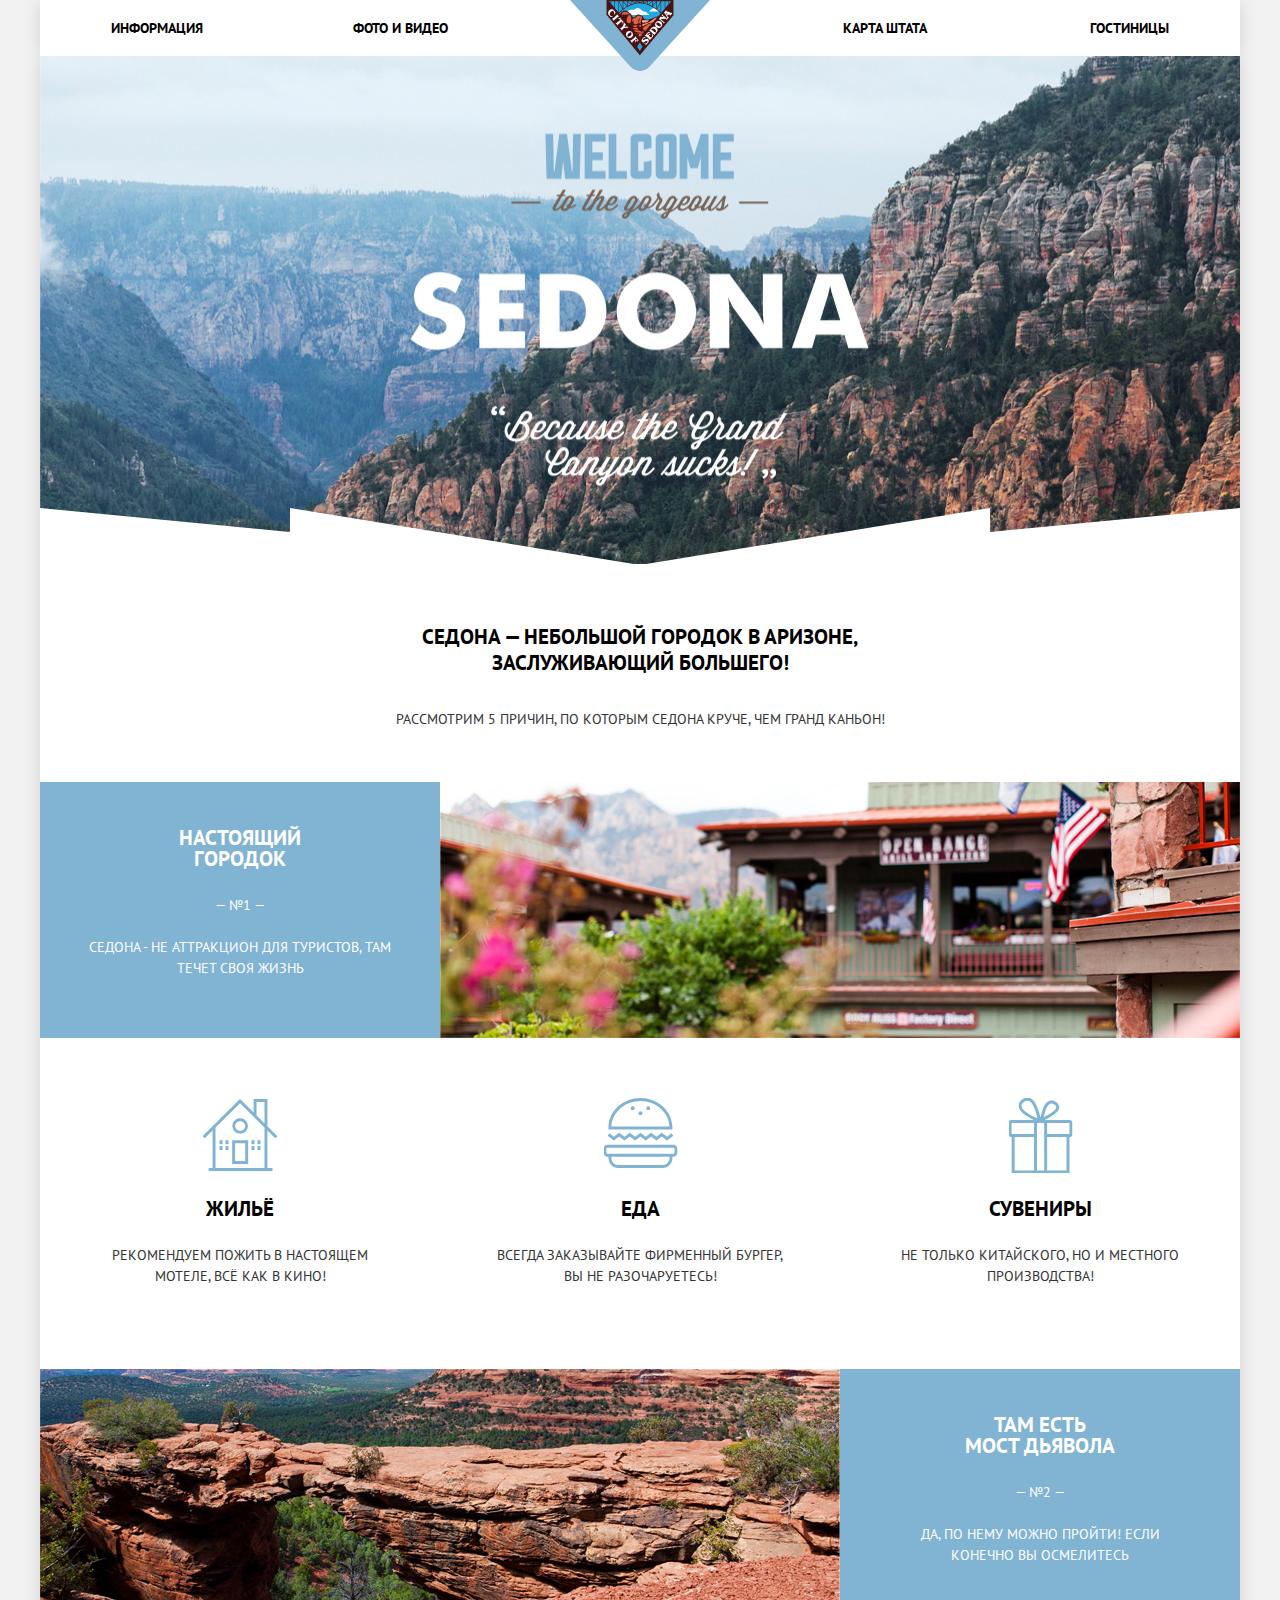
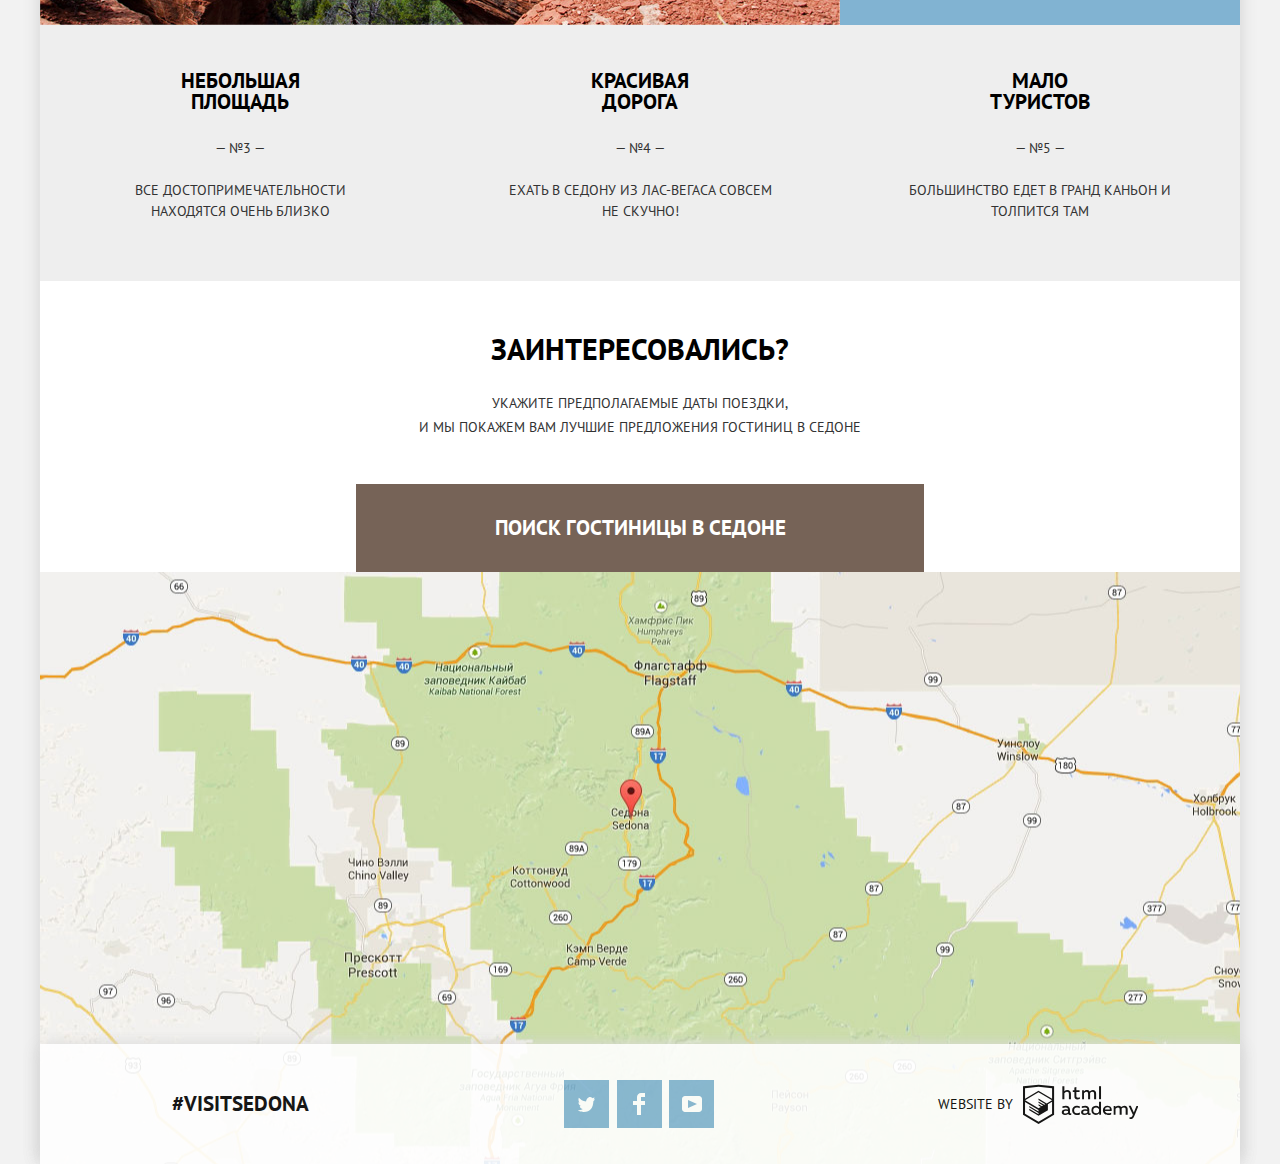
<file: index.html>
<!DOCTYPE html>
<html lang="ru">

<head>
  <meta charset="utf-8">
  <title>HTML Academy: Седона - Главная</title>
  <link href="https://fonts.googleapis.com/css?family=PT+Sans:400,700&amp;subset=cyrillic" rel="stylesheet">
  <link rel="stylesheet" href="css/normalize.css">
  <link rel="stylesheet" href="css/style.min.css">
</head>

<body>
  <header class="main-header">
    <div class="container">
      <nav class="main-nav">
        <a class="main-header-logo"><img src="img/logo.svg" alt="Главный логотип гостиницы Седона" width="140" height="72"></a>

        <ul class="site-navigation">
          <li><a href="sedona-info.html">Информация</a></li>
          <li><a href="sedona-photo-video.html">Фото и видео</a></li>
        </ul>
        <ul class="site-navigation">
          <li><a href="sedona-map.html">Карта штата</a></li>
          <li><a href="sedona-hotels.html">Гостиницы</a></li>
        </ul>
      </nav>
    </div>
  </header>

  <main class="container">
    <h1 class="visually-hidden">Sedona</h1>
    <section class="promo">
      <h2 class="visually-hidden">Промо гостиницы</h2>
      <div class="promo-text">
        <p>Седона — небольшой городок в Аризоне,<br> заслуживающий большего!</p>
        <p>Рассмотрим 5 причин, по которым Седона круче, чем Гранд Каньон! </p>
      </div>
    </section>

    <section class="features">
      <h2 class="visually-hidden">Преимущества</h2>

      <section class="feature-1">
        <div class="feature feature-text">
          <h3>Настоящий городок</h3>
          <span>— №1 —</span>
          <p>Седона - не аттракцион для туристов, там течет своя жизнь </p>
        </div>

        <div class="feature-image">
        </div>
      </section>

      <section class="list-features">
        <h3 class="visually-hidden">Список преимуществ</h3>
        <ul class="list-features">
          <li class="feature not-a-number not-a-number--house">
            <h4>Жильё</h4>
            <p>Рекомендуем пожить в настоящем мотеле, всё как в кино!</p>
          </li>

          <li class="feature not-a-number not-a-number--food">
            <h4>Еда</h4>
            <p>Всегда заказывайте фирменный бургер, вы не разочаруетесь!</p>
          </li>

          <li class="feature not-a-number not-a-number--suvenir">
            <h4>Сувениры</h4>
            <p>Не только китайского, но и местного производства!</p>
          </li>
        </ul>
      </section>

      <section class="feature-2">
        <div class="feature feature-text">
          <h3>Там есть<br> мост Дьявола</h3>
          <span>— №2 —</span>
          <p>Да, по нему можно пройти! Если конечно вы осмелитесь</p>
        </div>

        <div class="feature-image">
        </div>
      </section>

      <ul class="list-features  list-items">
        <li class="feature feature-3">
          <h3>Небольшая площадь</h3>
          <span>— №3 —</span>
          <p>Все достопримечательности находятся очень близко</p>
        </li>
        <li class="feature feature-4">
          <h3>Красивая дорога</h3>
          <span>— №4 —</span>
          <p>Ехать в Седону из Лас-Вегаса совсем не скучно!</p>
        </li>
        <li class="feature feature-5">
          <h3>Мало туристов</h3>
          <span>— №5 —</span>
          <p>Большинство едет в Гранд Каньон и толпится там</p>
        </li>
      </ul>
    </section>

    <section class="search-hotels-form">
      <h2>Заинтересовались?</h2>
      <p>Укажите предполагаемые даты поездки,<br> и мы покажем вам лучшие предложения гостиниц в Седоне</p>
      <div class="search-modal">
        <button class="button-search" type="button">Поиск гостиницы в Седоне</button>
        <form class="search-hotels  search-hotels-show" action="https://echo.htmlacademy.ru" method="post">
          <fieldset>
            <legend class="visually-hidden">Форма поиска гостиниц в Седоне</legend>
            <p>
              <label for="date-arrival">
                Дата заезда:
              </label>
              <input type="text" name="date-arrival" value="24 апреля 2017" id="date-arrival">
              <button class="calendar-btn" name="caledar button">
                <span class="visually-hidden">Кнопка календаря</span>
                <svg width="21" height="22" version="1.1" xmlns="http://www.w3.org/2000/svg" xmlns:xlink="http://www.w3.org/1999/xlink" x="0px" y="0px" viewBox="0 0 21 22" enable-background="new 0 0 21 22" xml:space="preserve">
                  <g id="calendar_1_">
                    <path d="M19.251,2.025h-2.845V0.648c0-0.381-0.294-0.689-0.656-0.689c-0.363,0-0.656,0.308-0.656,0.689v1.377h-3.938V0.648
		c0-0.381-0.294-0.689-0.655-0.689c-0.363,0-0.657,0.308-0.657,0.689v1.377H5.906V0.648c0-0.381-0.294-0.689-0.656-0.689
		c-0.363,0-0.657,0.308-0.657,0.689v1.377H1.75C0.784,2.025,0,2.847,0,3.862v16.302C0,21.179,0.784,22,1.75,22h17.501
		C20.217,22,21,21.179,21,20.164V3.862C21,2.847,20.217,2.025,19.251,2.025z M19.688,20.164c0,0.253-0.195,0.459-0.437,0.459H1.75
		c-0.241,0-0.438-0.206-0.438-0.459V3.862c0-0.253,0.196-0.459,0.438-0.459h2.844v1.378c0,0.381,0.294,0.689,0.657,0.689
		c0.362,0,0.656-0.308,0.656-0.689V3.403h3.938v1.378c0,0.381,0.294,0.689,0.657,0.689c0.361,0,0.655-0.308,0.655-0.689V3.403h3.938
		v1.378c0,0.381,0.293,0.689,0.656,0.689c0.362,0,0.656-0.308,0.656-0.689V3.403h2.845c0.241,0,0.437,0.206,0.437,0.459V20.164z" />
                    <rect x="4.594" y="8.225" width="2.625" height="2.066" />
                    <rect x="4.594" y="11.668" width="2.625" height="2.067" />
                    <rect x="4.594" y="15.112" width="2.625" height="2.066" />
                    <rect x="9.188" y="15.112" width="2.625" height="2.066" />
                    <rect x="9.188" y="11.668" width="2.625" height="2.067" />
                    <rect x="9.188" y="8.225" width="2.625" height="2.066" />
                    <rect x="13.781" y="15.112" width="2.625" height="2.066" />
                    <rect x="13.781" y="11.668" width="2.625" height="2.067" />
                    <rect x="13.781" y="8.225" width="2.625" height="2.066" />
                  </g>
                </svg>
              </button>
            </p>
            <p>
              <label for="date-departure">
                Дата выезда:
              </label>
              <input type="text" name="date-departure" value="4 июля 2017" id="date-departure">
              <button class="calendar-btn" name="calendar button">
                <span class="visually-hidden">Кнопка календаря</span>
                <svg width="21" height="22" version="1.1" xmlns="http://www.w3.org/2000/svg" xmlns:xlink="http://www.w3.org/1999/xlink" x="0px" y="0px" viewBox="0 0 21 22" enable-background="new 0 0 21 22" xml:space="preserve">
                  <g>
                    <path d="M19.251,2.025h-2.845V0.648c0-0.381-0.294-0.689-0.656-0.689c-0.363,0-0.656,0.308-0.656,0.689v1.377h-3.938V0.648
		c0-0.381-0.294-0.689-0.655-0.689c-0.363,0-0.657,0.308-0.657,0.689v1.377H5.906V0.648c0-0.381-0.294-0.689-0.656-0.689
		c-0.363,0-0.657,0.308-0.657,0.689v1.377H1.75C0.784,2.025,0,2.847,0,3.862v16.302C0,21.179,0.784,22,1.75,22h17.501
		C20.217,22,21,21.179,21,20.164V3.862C21,2.847,20.217,2.025,19.251,2.025z M19.688,20.164c0,0.253-0.195,0.459-0.437,0.459H1.75
		c-0.241,0-0.438-0.206-0.438-0.459V3.862c0-0.253,0.196-0.459,0.438-0.459h2.844v1.378c0,0.381,0.294,0.689,0.657,0.689
		c0.362,0,0.656-0.308,0.656-0.689V3.403h3.938v1.378c0,0.381,0.294,0.689,0.657,0.689c0.361,0,0.655-0.308,0.655-0.689V3.403h3.938
		v1.378c0,0.381,0.293,0.689,0.656,0.689c0.362,0,0.656-0.308,0.656-0.689V3.403h2.845c0.241,0,0.437,0.206,0.437,0.459V20.164z" />
                    <rect x="4.594" y="8.225" width="2.625" height="2.066" />
                    <rect x="4.594" y="11.668" width="2.625" height="2.067" />
                    <rect x="4.594" y="15.112" width="2.625" height="2.066" />
                    <rect x="9.188" y="15.112" width="2.625" height="2.066" />
                    <rect x="9.188" y="11.668" width="2.625" height="2.067" />
                    <rect x="9.188" y="8.225" width="2.625" height="2.066" />
                    <rect x="13.781" y="15.112" width="2.625" height="2.066" />
                    <rect x="13.781" y="11.668" width="2.625" height="2.067" />
                    <rect x="13.781" y="8.225" width="2.625" height="2.066" />
                  </g>
                </svg>
              </button>
            </p>
            <div class="number-of-people">
              <p>
                <label for="number-mans">
                  Взрослые:
                </label>
                <button class="btn-minus"><span class="visually-hidden">Кнопка уменьшить значение на 1 человека</span>–</button>
                <input type="text" name="number-mans" id="number-mans" value="2">
                <button class="btn-plus"><span class="visually-hidden">Кнопка увеличить значение на 1 человека</span>+</button>
                <label for="number-childs">
                  Дети:
                </label>
                <button class="btn-minus"><span class="visually-hidden">Кнопка уменьшить значение на 1 человека</span>–</button>
                <input type="text" name="number-childs" id="number-childs" value="0">
                <button class="btn-plus"><span class="visually-hidden">Кнопка увеличить значение на 1 человека</span>+</button>
              </p>
            </div>
            <button class="button-submit" type="submit">Найти</button>
          </fieldset>
        </form>
      </div>
    </section>
    <section class="map-hotels">
      <h2 class="visually-hidden">Гостиницы на карте</h2>
      <!--Здесь размещена карта-->
      <iframe src="https://www.google.com/maps/embed?pb=!1m18!1m12!1m3!1d456445.9892669705!2d-111.79042976748053!3d34.97407557128802!2m3!1f0!2f0!3f0!3m2!1i1024!2i768!4f13.1!3m3!1m2!1s0x872da132f942b00d%3A0x5548c523fa6c8efd!2z0KHQtdC00L7QvdCwLCDQkNGA0LjQt9C-0L3QsCA4NjMzNiwg0KHQqNCQ!5e0!3m2!1sru!2sru!4v1552309846034" width="1200" height="584" style="border:0" allowfullscreen></iframe>
    </section>
  </main>

  <footer class="main-footer">
    <div class="container">
      <p>#visitSEDONA</p>
      <ul class="social-links">
        <li><a class="twitter" href="#">
            <span class="visually-hidden">Twitter</span>
          </a></li>
        <li><a class="facebook" href="#">
            <span class="visually-hidden">Facebook</span>
          </a></li>
        <li><a class="youtube" href="#">
            <span class="visually-hidden">Youtube</span>
          </a></li>
      </ul>

      <p class="made-by">
        Website by
        <a href="https://htmlacademy.ru/intensive/htmlcss">
          <span class="visually-hidden">HTML Academy</span>
          <svg class="logo-name" width="115" height="41" id="Layer_1" data-name="Layer 1" xmlns="http://www.w3.org/2000/svg" viewBox="0 0 113 39">
            <title>logo_name</title>
            <path d="M401.93,351.51a2.07,2.07,0,0,0,.58-0.11v1.4a3.41,3.41,0,0,1-1.24.22,1.75,1.75,0,0,1-1.75-1,5.08,5.08,0,0,1-3.3,1.13c-1.59,0-3.06-.87-3.06-2.68,0-2.24,2.08-2.93,3.9-2.93a11.63,11.63,0,0,1,2.28.26v-0.31c0-1.09-.8-1.86-2.3-1.86a7.79,7.79,0,0,0-3.15.67v-1.79a10.72,10.72,0,0,1,3.35-.58c2.48,0,4,1.18,4,3.83v3.14A0.57,0.57,0,0,0,401.93,351.51Zm-6.76-1.19a1.42,1.42,0,0,0,1.64,1.29,3.56,3.56,0,0,0,2.53-1V349.1a10.21,10.21,0,0,0-1.9-.22C396.34,348.89,395.17,349.23,395.17,350.33Z" transform="translate(-355.09 -323.29)" fill="#000" />
            <path d="M408.15,343.91a5.29,5.29,0,0,1,2.7.67v1.79a4.28,4.28,0,0,0-2.42-.73,2.89,2.89,0,1,0,0,5.76,5.26,5.26,0,0,0,2.55-.67v1.8a6.58,6.58,0,0,1-2.9.6,4.42,4.42,0,0,1-4.72-4.54A4.54,4.54,0,0,1,408.15,343.91Z" transform="translate(-355.09 -323.29)" fill="#fff" />
            <path d="M420.93,351.51a2.07,2.07,0,0,0,.58-0.11v1.4a3.41,3.41,0,0,1-1.24.22,1.75,1.75,0,0,1-1.75-1,5.08,5.08,0,0,1-3.3,1.13c-1.59,0-3.06-.87-3.06-2.68,0-2.24,2.08-2.93,3.9-2.93a11.63,11.63,0,0,1,2.28.26v-0.31c0-1.09-.8-1.86-2.3-1.86a7.79,7.79,0,0,0-3.15.67v-1.79a10.72,10.72,0,0,1,3.35-.58c2.48,0,4,1.18,4,3.83v3.14A0.57,0.57,0,0,0,420.93,351.51Zm-6.76-1.19a1.42,1.42,0,0,0,1.64,1.29,3.56,3.56,0,0,0,2.53-1V349.1a10.21,10.21,0,0,0-1.9-.22C415.33,348.89,414.17,349.23,414.17,350.33Z" transform="translate(-355.09 -323.29)" fill="#000" />
            <path d="M431.76,340.14V352.9H430v-1.39a4.07,4.07,0,0,1-3.35,1.62,4.62,4.62,0,0,1,0-9.22,4,4,0,0,1,3.15,1.37v-5.14h2ZM427,345.62a2.9,2.9,0,0,0,0,5.8,3,3,0,0,0,2.79-1.84v-2.13A3.06,3.06,0,0,0,427,345.62Z" transform="translate(-355.09 -323.29)" fill="#000" />
            <path d="M438.08,343.91c3.48,0,4.68,2.81,4.12,5.34h-6.58c0.22,1.57,1.75,2.22,3.35,2.22a6.41,6.41,0,0,0,2.77-.62v1.68a7.5,7.5,0,0,1-3.14.6c-2.68,0-5-1.53-5-4.61A4.39,4.39,0,0,1,438.08,343.91Zm0.09,1.62a2.39,2.39,0,0,0-2.57,2.26h4.85A2.06,2.06,0,0,0,438.17,345.53Z" transform="translate(-355.09 -323.29)" fill="#fff" />
            <path d="M444.19,352.9v-8.75h1.73v1.09a4,4,0,0,1,2.92-1.33,3,3,0,0,1,2.73,1.4,4.33,4.33,0,0,1,3.06-1.4,3.21,3.21,0,0,1,3.32,3.52v5.47h-2v-5.41a1.67,1.67,0,0,0-1.73-1.84,2.94,2.94,0,0,0-2.17,1.18c0,0.2,0,.4,0,0.6v5.47h-2v-5.41a1.67,1.67,0,0,0-1.73-1.84,3.11,3.11,0,0,0-2.32,1.35v5.91h-2Z" transform="translate(-355.09 -323.29)" fill="#000" />
            <path d="M466.56,344.15h2l-4.1,9.93c-0.95,2.28-2.19,3-3.52,3a5,5,0,0,1-1.15-.15v-1.66a3,3,0,0,0,.89.13c0.95,0,1.66-.67,2.17-2l0.18-.44-4.16-8.82H461l3,6.6Z" transform="translate(-355.09 -323.29)" fill="#000" />
            <path d="M395.75,324.82v5a4,4,0,0,1,2.83-1.2,3.41,3.41,0,0,1,3.61,3.57v5.41h-2v-5.16a1.9,1.9,0,0,0-2-2.1,3.08,3.08,0,0,0-2.44,1.46v5.8h-2V324.82h2Z" transform="translate(-355.09 -323.29)" fill="#000" />
            <path d="M407.52,325.71v3.12h3.17v1.71h-3.17v4c0,1.15.53,1.53,1.66,1.53a4.71,4.71,0,0,0,1.77-.35v1.68a7.14,7.14,0,0,1-2.35.38,2.68,2.68,0,0,1-3-2.88v-4.38H404v-1.71h1.57v-2.64Z" transform="translate(-355.09 -323.29)" fill="#000" />
            <path d="M413.19,337.58v-8.75h1.73v1.09a4,4,0,0,1,2.92-1.33,3,3,0,0,1,2.73,1.4,4.33,4.33,0,0,1,3.06-1.4,3.21,3.21,0,0,1,3.32,3.52v5.47h-2v-5.41a1.67,1.67,0,0,0-1.73-1.84,2.94,2.94,0,0,0-2.17,1.18c0,0.2,0,.4,0,0.6v5.47h-2v-5.41a1.67,1.67,0,0,0-1.73-1.84,3.11,3.11,0,0,0-2.32,1.35v5.91h-2Z" transform="translate(-355.09 -323.29)" fill="#fff" />
            <rect x="74.72" y="1.52" width="1.95" height="12.76" fill="#000" />
            <path d="M370.53,323.31l-0.16,0-15.28,1.6v28L370.37,362l15.28-9.09v-28Zm13.12,28.45-13.28,7.9-13.28-7.9V340.28l13.22,7.87,0,1.43-9.07-5.4v1.38l9.11,5.47,0,1.46-9.1-5.42v1.38l9.11,5.47h0l9.19-5.5v-1.39h0v-4.52l4.1-2.45v11.67Zm0-13.16L380,340.74h0l-1.68,1-8-4.76v1.38l6.84,4.07-0.06,0-0.15.09-1,.57-5.64-3.36v1.38l4.45,2.65-1.05.7,0,0-3.36-2v1.38l2.21,1.3-2.25,1.35-13.16-7.82,13.17-7.92h0Zm0-1.39-13.35-7.87h0l-13.2,7.86v-10.5l13.28-1.39,13.28,1.39v10.51Z" transform="translate(-355.09 -323.29)" fill="#000" />
          </svg>
        </a>
      </p>
    </div>
  </footer>
  <script src="js/script.min.js"></script>
</body></html>
</file>
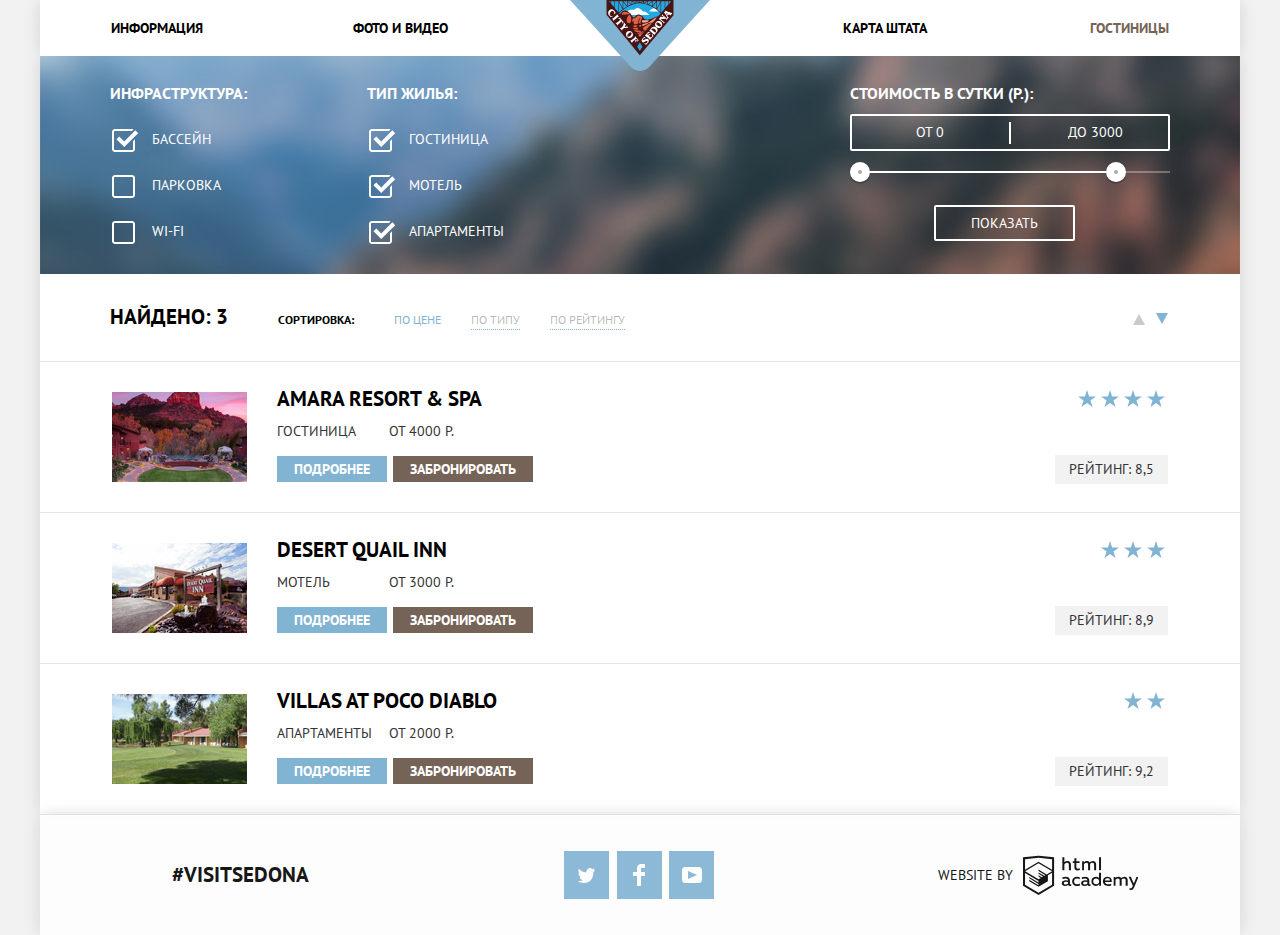
<file: sedona-hotels.html>
<!DOCTYPE html>
<html lang="ru">

<head>
  <meta charset="UTF-8">
  <title>Гостиницы</title>
  <link href="https://fonts.googleapis.com/css?family=PT+Sans:400,700&amp;subset=cyrillic" rel="stylesheet">
  <link rel="stylesheet" href="css/normalize.css">
  <link rel="stylesheet" href="css/style.min.css">
</head>

<body>
  <header class="main-header">
    <div class="container">
      <nav class="main-nav">
        <a href="index.html" class="main-header-logo"><img src="img/logo.svg" alt="Главный логотип гостиницы Седона" width="140" height="72"></a>

        <ul class="site-navigation">
          <li><a href="sedona-info.html">Информация</a></li>
          <li><a href="sedona-photo-video.html">Фото и видео</a></li>
        </ul>
        <ul class="site-navigation">
          <li><a href="sedona-map.html">Карта штата</a></li>
          <li><a class="current-page">Гостиницы</a></li>
        </ul>
      </nav>
    </div>
  </header>

  <main class="container">
    <h1 class="visually-hidden">Гостиницы</h1>

    <section class="filters">
      <h2 class="visually-hidden">Фильтры сортировки по выбору гостиниц</h2>

      <form action="https://echo.htmlacademy.ru" method="get">
        <div class="select-filters">
          <fieldset class="filters-infrastructure">
            <legend>Инфраструктура:</legend>
            <p>
              <input class="visually-hidden checkbox" type="checkbox" name="pool" id="pool" checked>
              <label class="filters filters-check" for="pool">
                <span>Бассейн</span>
              </label>
            </p>
            <p>
              <input class="visually-hidden checkbox" type="checkbox" name="parking" id="parking">
              <label class="filters filters-check" for="parking">
                <span>Парковка</span>
              </label>
            </p>
            <p>
              <input class="visually-hidden checkbox" type="checkbox" name="wi-fi" id="wi-fi">
              <label class="filters filters-check" for="wi-fi">
                <span>Wi-Fi</span>
              </label>
            </p>
          </fieldset>

          <fieldset class="filters-type-of-house">
            <legend>Тип жилья:</legend>
            <p>
              <input class="visually-hidden checkbox" type="checkbox" checked name="hotel" id="hotel">
              <label class="filters filters-check" for="hotel">
                <span>Гостиница</span>
              </label>
            </p>
            <p>
              <input class="visually-hidden checkbox" type="checkbox" checked name="motel" id="motel">
              <label class="filters filters-check" for="motel">
                <span>Мотель</span>
              </label>
            </p>
            <p>
              <input class="visually-hidden checkbox" type="checkbox" checked name="apartment" id="apartment">
              <label class="filters filters-check" for="apartment">
                <span>Апартаменты</span>
              </label>
            </p>
          </fieldset>

          <fieldset class="filters-price-per-day">
            <legend>Стоимость в сутки (р.):</legend>
            <div class="price-controls">
              <label class="filters min-price">
                <span class="visually-hidden">Минимальная цена для гостиницы</span>
                <input name="filters-min-price" type="text" placeholder="от 0" value="от 0">
              </label>
              <label class="filters max-price">
                <span class="visually-hidden">Максимальная цена за гостиницу</span>
                <input name="filters-max-price" type="text" placeholder="до 3000р" value="до 3000">
              </label>
            </div>
            <div class="range-controls">
              <!-- Тут должна быть шкала с 2 активными контролами-->
              <div class="scale">
                <div class="bar"></div>
              </div>
              <div class="range-toggle range-toggle-min"></div>
              <div class="range-toggle range-toggle-max"></div>
            </div>
            <button class="button btn-transparent" type="submit">Показать</button>
          </fieldset>
        </div>
        <div class="filter-sort">
          <p class="filter-sort-title">Найдено: 3</p>
          <div class="filter-sort-btn">
            <h3>Сортировка:</h3>
            <ul class="filters-sort-type">
              <li class="active">По цене</li>
              <li>По типу</li>
              <li>По рейтингу</li>
            </ul>
          </div>
          <ul class="filters-sort-order">
            <li>
              <span class="visually-hidden">По возрастанию</span>
              <a class="order-increase" href="#"></a>
            </li>
            <li class="active">
              <span class="visually-hidden">По убыванию</span>
              <a class="order-decrease"></a>
            </li>
          </ul>
        </div>
      </form>
    </section>

    <section class="hotel-items">
      <h2 class="visually-hidden">Список гостиниц</h2>

      <ul class="hotels-items">
        <li>
          <div class="hotel-item-image">
            <img class="hotel-item-image-1" src="img/hotel-1-amara-resort.jpg" alt="Фото отеля - 1" width="135" height="90">
          </div>

          <div class="hotel-item-info">
            <h3><a href="#">Amara Resort & SPA</a></h3>
            <div class="type-and-price">
              <p>Гостиница</p>
              <p>от 4000 р.</p>
            </div>
            <div class="btn-item-info">
              <a class="button" href="#">Подробнее</a>
              <a class="button" href="#">Забронировать</a>
            </div>
          </div>

          <div class="hotel-item-rate">
            <ul class="stars">
              <li class="stars__item"></li>
              <li class="stars__item"></li>
              <li class="stars__item"></li>
              <li class="stars__item"></li>
            </ul>
            <p class="range">Рейтинг: 8,5</p>
          </div>
        </li>

        <li>
          <div class="hotel-item-image">
            <img class="hotel-item-image-2" src="img/hotel-2-desert-quail.jpg" alt="Фото отеля - 2" width="135" height="90">
          </div>

          <div class="hotel-item-info">
            <h3><a href="#">Desert Quail Inn</a></h3>
            <div class="type-and-price">
              <p>Мотель</p>
              <p>ОТ 3000 Р.</p>
            </div>
            <div class="btn-item-info">
              <a class="button" href="#">Подробнее</a>
              <a class="button" href="#">Забронировать</a>
            </div>
          </div>

          <div class="hotel-item-rate">
            <ul class="stars">
              <li class="stars__item"></li>
              <li class="stars__item"></li>
              <li class="stars__item"></li>
            </ul>
            <p class="range">Рейтинг: 8,9</p>
          </div>
        </li>

        <li>
          <div class="hotel-item-image">
            <img class="hotel-item-image-3" src="img/hotel-3-villas-at-poco.jpg" alt="Фото отеля - 3" width="135" height="90">
          </div>

          <div class="hotel-item-info">
            <h3><a href="#">Villas at Poco Diablo</a></h3>
            <div class="type-and-price">
              <p>Апартаменты</p>
              <p>от 2000 р.</p>
            </div>
            <div class="btn-item-info">
              <a class="button" href="#">Подробнее</a>
              <a class="button" href="#">Забронировать</a>
            </div>
          </div>

          <div class="hotel-item-rate">
            <ul class="stars">
              <li class="stars__item"></li>
              <li class="stars__item"></li>
            </ul>
            <p class="range">Рейтинг: 9,2</p>
          </div>
        </li>
      </ul>
    </section>
  </main>

  <footer class="main-footer">
      <div class="container">
        <p>#visitSEDONA</p>
        <ul class="social-links">
          <li><a class="twitter" href="#">
              <span class="visually-hidden">Twitter</span>
            </a></li>
          <li><a class="facebook" href="#">
              <span class="visually-hidden">Facebook</span>
            </a></li>
          <li><a class="youtube" href="#">
              <span class="visually-hidden">Youtube</span>
            </a></li>
        </ul>
        <p class="made-by">Website by <a href="https://htmlacademy.ru/intensive/htmlcss">
            <span class="visually-hidden">HTML Academy</span>
            <svg class="logo-name" width="115" height="41" id="Layer_1" data-name="Layer 1" xmlns="http://www.w3.org/2000/svg" viewBox="0 0 113 39">
              <title>logo_name</title>
              <path d="M401.93,351.51a2.07,2.07,0,0,0,.58-0.11v1.4a3.41,3.41,0,0,1-1.24.22,1.75,1.75,0,0,1-1.75-1,5.08,5.08,0,0,1-3.3,1.13c-1.59,0-3.06-.87-3.06-2.68,0-2.24,2.08-2.93,3.9-2.93a11.63,11.63,0,0,1,2.28.26v-0.31c0-1.09-.8-1.86-2.3-1.86a7.79,7.79,0,0,0-3.15.67v-1.79a10.72,10.72,0,0,1,3.35-.58c2.48,0,4,1.18,4,3.83v3.14A0.57,0.57,0,0,0,401.93,351.51Zm-6.76-1.19a1.42,1.42,0,0,0,1.64,1.29,3.56,3.56,0,0,0,2.53-1V349.1a10.21,10.21,0,0,0-1.9-.22C396.34,348.89,395.17,349.23,395.17,350.33Z" transform="translate(-355.09 -323.29)" fill="#fff" />
              <path d="M408.15,343.91a5.29,5.29,0,0,1,2.7.67v1.79a4.28,4.28,0,0,0-2.42-.73,2.89,2.89,0,1,0,0,5.76,5.26,5.26,0,0,0,2.55-.67v1.8a6.58,6.58,0,0,1-2.9.6,4.42,4.42,0,0,1-4.72-4.54A4.54,4.54,0,0,1,408.15,343.91Z" transform="translate(-355.09 -323.29)" fill="#fff" />
              <path d="M420.93,351.51a2.07,2.07,0,0,0,.58-0.11v1.4a3.41,3.41,0,0,1-1.24.22,1.75,1.75,0,0,1-1.75-1,5.08,5.08,0,0,1-3.3,1.13c-1.59,0-3.06-.87-3.06-2.68,0-2.24,2.08-2.93,3.9-2.93a11.63,11.63,0,0,1,2.28.26v-0.31c0-1.09-.8-1.86-2.3-1.86a7.79,7.79,0,0,0-3.15.67v-1.79a10.72,10.72,0,0,1,3.35-.58c2.48,0,4,1.18,4,3.83v3.14A0.57,0.57,0,0,0,420.93,351.51Zm-6.76-1.19a1.42,1.42,0,0,0,1.64,1.29,3.56,3.56,0,0,0,2.53-1V349.1a10.21,10.21,0,0,0-1.9-.22C415.33,348.89,414.17,349.23,414.17,350.33Z" transform="translate(-355.09 -323.29)" fill="#fff" />
              <path d="M431.76,340.14V352.9H430v-1.39a4.07,4.07,0,0,1-3.35,1.62,4.62,4.62,0,0,1,0-9.22,4,4,0,0,1,3.15,1.37v-5.14h2ZM427,345.62a2.9,2.9,0,0,0,0,5.8,3,3,0,0,0,2.79-1.84v-2.13A3.06,3.06,0,0,0,427,345.62Z" transform="translate(-355.09 -323.29)" fill="#fff" />
              <path d="M438.08,343.91c3.48,0,4.68,2.81,4.12,5.34h-6.58c0.22,1.57,1.75,2.22,3.35,2.22a6.41,6.41,0,0,0,2.77-.62v1.68a7.5,7.5,0,0,1-3.14.6c-2.68,0-5-1.53-5-4.61A4.39,4.39,0,0,1,438.08,343.91Zm0.09,1.62a2.39,2.39,0,0,0-2.57,2.26h4.85A2.06,2.06,0,0,0,438.17,345.53Z" transform="translate(-355.09 -323.29)" fill="#fff" />
              <path d="M444.19,352.9v-8.75h1.73v1.09a4,4,0,0,1,2.92-1.33,3,3,0,0,1,2.73,1.4,4.33,4.33,0,0,1,3.06-1.4,3.21,3.21,0,0,1,3.32,3.52v5.47h-2v-5.41a1.67,1.67,0,0,0-1.73-1.84,2.94,2.94,0,0,0-2.17,1.18c0,0.2,0,.4,0,0.6v5.47h-2v-5.41a1.67,1.67,0,0,0-1.73-1.84,3.11,3.11,0,0,0-2.32,1.35v5.91h-2Z" transform="translate(-355.09 -323.29)" fill="#fff" />
              <path d="M466.56,344.15h2l-4.1,9.93c-0.95,2.28-2.19,3-3.52,3a5,5,0,0,1-1.15-.15v-1.66a3,3,0,0,0,.89.13c0.95,0,1.66-.67,2.17-2l0.18-.44-4.16-8.82H461l3,6.6Z" transform="translate(-355.09 -323.29)" fill="#fff" />
              <path d="M395.75,324.82v5a4,4,0,0,1,2.83-1.2,3.41,3.41,0,0,1,3.61,3.57v5.41h-2v-5.16a1.9,1.9,0,0,0-2-2.1,3.08,3.08,0,0,0-2.44,1.46v5.8h-2V324.82h2Z" transform="translate(-355.09 -323.29)" fill="#fff" />
              <path d="M407.52,325.71v3.12h3.17v1.71h-3.17v4c0,1.15.53,1.53,1.66,1.53a4.71,4.71,0,0,0,1.77-.35v1.68a7.14,7.14,0,0,1-2.35.38,2.68,2.68,0,0,1-3-2.88v-4.38H404v-1.71h1.57v-2.64Z" transform="translate(-355.09 -323.29)" fill="#fff" />
              <path d="M413.19,337.58v-8.75h1.73v1.09a4,4,0,0,1,2.92-1.33,3,3,0,0,1,2.73,1.4,4.33,4.33,0,0,1,3.06-1.4,3.21,3.21,0,0,1,3.32,3.52v5.47h-2v-5.41a1.67,1.67,0,0,0-1.73-1.84,2.94,2.94,0,0,0-2.17,1.18c0,0.2,0,.4,0,0.6v5.47h-2v-5.41a1.67,1.67,0,0,0-1.73-1.84,3.11,3.11,0,0,0-2.32,1.35v5.91h-2Z" transform="translate(-355.09 -323.29)" fill="#fff" />
              <rect x="74.72" y="1.52" width="1.95" height="12.76" fill="#fff" />
              <path d="M370.53,323.31l-0.16,0-15.28,1.6v28L370.37,362l15.28-9.09v-28Zm13.12,28.45-13.28,7.9-13.28-7.9V340.28l13.22,7.87,0,1.43-9.07-5.4v1.38l9.11,5.47,0,1.46-9.1-5.42v1.38l9.11,5.47h0l9.19-5.5v-1.39h0v-4.52l4.1-2.45v11.67Zm0-13.16L380,340.74h0l-1.68,1-8-4.76v1.38l6.84,4.07-0.06,0-0.15.09-1,.57-5.64-3.36v1.38l4.45,2.65-1.05.7,0,0-3.36-2v1.38l2.21,1.3-2.25,1.35-13.16-7.82,13.17-7.92h0Zm0-1.39-13.35-7.87h0l-13.2,7.86v-10.5l13.28-1.39,13.28,1.39v10.51Z" transform="translate(-355.09 -323.29)" fill="#fff" />
            </svg>
          </a></p>
      </div>
  </footer>
</body>

</html>
</file>
<file: css/style.min.css>
body{margin:0;padding:0;font-family:"PT Sans",Arial,sans-serif;font-size:14px;line-height:26px;font-weight:700;color:#000;text-transform:uppercase;background-color:#f2f2f2}a{text-decoration:none}.visually-hidden:not(:focus):not(:active),input[type="checkbox"].visually-hidden,input[type="radio"].visually-hidden{position:absolute;width:1px;height:1px;margin:-1px;border:0;padding:0;white-space:nowrap;-webkit-clip-path:inset(100%);clip-path:inset(100%);clip:rect(0 0 0 0);overflow:hidden}img{max-width:100%;height:auto}.main-nav{position:relative;margin:0;padding:0 71px;display:-webkit-box;display:-ms-flexbox;display:flex;-webkit-box-pack:justify;-ms-flex-pack:justify;justify-content:space-between;min-height:55px;font-size:14px;line-height:26px;color:#000;background-color:#fff}.main-nav .main-header-logo{position:absolute;left:600px;-webkit-transform:translate(-50%);-ms-transform:translate(-50%);transform:translate(-50%);z-index:1}.site-navigation{display:-webkit-box;display:-ms-flexbox;display:flex;width:45.75%;list-style:none;-ms-flex-wrap:wrap;flex-wrap:wrap;margin:0;padding:0}.site-navigation:first-of-type{-webkit-box-pack:start;-ms-flex-pack:start;justify-content:flex-start}.site-navigation:first-of-type li{text-align:left}.site-navigation:last-of-type li{text-align:right}.site-navigation li{padding:15px 0;width:50%}.site-navigation a{color:#000}.site-navigation a:first-child{text-align:left}.site-navigation a:last-child{text-align:right}.site-navigation a:hover,.site-navigation a:focus{color:#81b3d2}.site-navigation a:active{color:rgba(0,0,0,0.3)}.site-navigation .current-page{color:#766357}.container{display:block;margin:0 auto;width:1200px;background-color:#fff;-webkit-box-shadow:5px 0 15px -3px #dadada,-5px 0 15px -3px #dadada;box-shadow:5px 0 15px -3px #dadada,-5px 0 15px -3px #dadada}.promo{display:-webkit-box;display:-ms-flexbox;display:flex;position:relative;-webkit-box-pack:end;-ms-flex-pack:end;justify-content:flex-end;-webkit-box-orient:vertical;-webkit-box-direction:normal;-ms-flex-direction:column;flex-direction:column;-ms-flex-wrap:wrap;flex-wrap:wrap;min-height:725px;line-height:725px;text-align:center;background:#798c9a url(../img/promo.jpg) no-repeat 50% 116%}.promo::before{position:absolute;display:block;content:"";min-height:60px;width:100%;background:url(../img/mask-welcome.svg) no-repeat 50% 50%;top:450px;left:0}.promo-text{background-color:#fff;margin-top:508px;padding-top:30px;padding-bottom:50px}.promo p{display:block;width:100%;margin-top:30px;margin-bottom:0}.promo p:first-child{font-size:21px;line-height:26px;font-weight:700}.promo p:last-child{font-size:14px;line-height:26px;font-weight:400;color:#333}.features{display:-webkit-box;display:-ms-flexbox;display:flex;-ms-flex-wrap:wrap;flex-wrap:wrap}.feature-1,.feature-2{display:-webkit-box;display:-ms-flexbox;display:flex}.feature-1 .feature-image{-webkit-box-flex:2;-ms-flex-positive:2;flex-grow:2;width:66.7%;background:url(../img/feature-1.jpg) no-repeat 50% 50%}.feature-1,.feature-2{margin:0;-webkit-box-flex:1;-ms-flex-positive:1;flex-grow:1}.feature{min-height:256px;line-height:256px}.feature h3,.feature h4{font-size:21px;line-height:21px;color:#000;margin:0 75px 5px}.feature-text span,.list-items span{padding:21px 0}.feature span,.feature p{font-size:14px;line-height:21px;font-weight:400;color:#333;margin:0}.feature-text,.list-items .feature{display:-webkit-box;display:-ms-flexbox;display:flex;width:33.4%;max-width:400px;-webkit-box-orient:vertical;-webkit-box-direction:normal;-ms-flex-direction:column;flex-direction:column;-webkit-box-sizing:border-box;box-sizing:border-box;padding:45px 49px 50px;text-align:center}.list-items p{padding-left:15px;padding-right:15px}.feature-text{background-color:#81b3d2}.feature-text h3,.feature-text span,.feature-text p{color:#fff}.list-features{width:100%;display:-webkit-box;display:-ms-flexbox;display:flex;-ms-flex-wrap:wrap;flex-wrap:wrap;-webkit-box-pack:start;-ms-flex-pack:start;justify-content:flex-start;list-style:none;text-align:center;margin:0;padding:0}.not-a-number{position:relative;display:-webkit-box;display:-ms-flexbox;display:flex;-webkit-box-orient:vertical;-webkit-box-direction:normal;-ms-flex-direction:column;flex-direction:column;-webkit-box-sizing:border-box;box-sizing:border-box;-webkit-box-pack:end;-ms-flex-pack:end;justify-content:flex-end;padding:160px 40px 82px;width:33.3%;max-width:380px;margin-right:10px;margin-left:10px}.not-a-number:last-child{margin-right:0}.not-a-number:before{content:"";position:absolute;top:18%;left:50%;-webkit-transform:translate(-50%);-ms-transform:translate(-50%);transform:translate(-50%);background-repeat:no-repeat;background-position:50% 50%}.not-a-number--house::before{width:77px;height:74px;background-image:url(../img/list-feature-1-house.svg)}.not-a-number--food::before{width:75px;height:71px;background-image:url(../img/list-feature-2-food.svg)}.not-a-number--suvenir::before{width:65px;height:75px;background-image:url(../img/list-feature-3-suvenir.svg)}.not-a-number h4{margin-bottom:26px}.feature-2 .feature-image{-webkit-box-ordinal-group:0;-ms-flex-order:-1;order:-1;-webkit-box-flex:2;-ms-flex-positive:2;flex-grow:2;background:url(../img/feature-2.jpg) no-repeat 50% 50%;background-size:cover}.list-items{background-color:#eee}.list-features span{color:#333}.search-hotels-form > p{margin-top:24px;margin-bottom:45px}.search-hotels-form{position:relative;padding-top:50px;text-align:center;-webkit-box-sizing:border-box;box-sizing:border-box;z-index:5}.search-hotels-form button{border:none;background:none;padding:0}.search-hotels-form h2{margin:0;font-size:30px;line-height:36px}.search-hotels-form h2 + p{font-size:14px;line-height:24px;font-weight:400;color:#333}.search-modal{display:block;position:relative;width:568px;margin:0 auto;z-index:0}.search-hotels{display:-webkit-box;display:-ms-flexbox;display:flex;position:absolute;-webkit-box-orient:vertical;-webkit-box-direction:normal;-ms-flex-direction:column;flex-direction:column;width:100%;-webkit-box-sizing:border-box;box-sizing:border-box;padding:53px 55px;background-color:#fff;-webkit-transform:translateY(-100%);-ms-transform:translateY(-100%);transform:translateY(-100%);opacity:0;-webkit-transition:.5s;-o-transition:.5s;transition:.5s;z-index:-1}.search-hotels-show{-webkit-transform:translateY(0%);-ms-transform:translateY(0%);transform:translateY(0%);-webkit-transition:.5s;-o-transition:.5s;transition:.5s;opacity:1}.search-hotels-error{-webkit-animation:shake .6s;animation:shake .6s}.search-hotels-form .button-search{padding-top:31px;padding-bottom:31px;position:relative;width:100%;font:inherit;font-size:21px;line-height:26px;text-transform:uppercase;color:#fff;background-color:#766357;border:none;z-index:3}.search-hotels-form .button-search:hover,.search-hotels-form .button-search:focus{background-color:#604e43}.search-hotels-form .button-search:active{color:rgba(255,255,255,0.3);background-color:#503e33}.search-hotels-form fieldset{display:-webkit-box;display:-ms-flexbox;display:flex;border:none;font-weight:wpap;-webkit-box-orient:vertical;-webkit-box-direction:normal;-ms-flex-direction:column;flex-direction:column;-webkit-box-sizing:border-box;box-sizing:border-box;margin:0;padding:0}.search-hotels p{display:-webkit-box;display:-ms-flexbox;display:flex;-webkit-box-sizing:border-box;box-sizing:border-box;-webkit-box-align:center;-ms-flex-align:center;align-items:center;-webkit-box-pack:justify;-ms-flex-pack:justify;justify-content:space-between;margin:0;margin-bottom:29px;border:1px solid transparent}.search-hotels-form input{position:relative;font:inherit;border:none;width:76%;background-color:#f2f2f2;text-transform:uppercase;padding:6px 35px 6px 12px;height:26px;outline:none}.calendar-btn{position:relative;margin-left:-25px;top:2px;right:6px;width:30px;height:30px;z-index:2}.calendar-btn path,.calendar-btn rect{fill:#cacaca}.calendar-btn:hover path,.calendar-btn:focus path,.calendar-btn:hover rect,.calendar-btn:focus rect{fill:#000}.calendar-btn:active path,.calendar-btn:active rect{fill:#81b3d2}.btn-minus,.btn-plus{position:relative;display:-webkit-box;display:-ms-flexbox;display:flex;-webkit-box-pack:center;-ms-flex-pack:center;justify-content:center;-webkit-box-align:center;-ms-flex-align:center;align-items:center;width:12px;height:12px;margin:0 -6px;color:#cacaca;font-size:25px;line-height:0;z-index:1}.btn-minus{left:20px}.btn-plus{right:20px}.btn-minus:hover,.btn-minus:focus,.btn-plus:hover,.btn-plus:focus{color:#000}.btn-minus:active,.btn-plus:active{color:#81b3d2}.number-of-people input{-webkit-box-sizing:border-box;box-sizing:border-box;width:114px;padding-left:55px;height:35px;line-height:26px}.number-of-people label:last-of-type{-webkit-box-sizing:border-box;box-sizing:border-box;padding-right:0;padding-left:50px}.search-hotels-form input:hover{background-color:#ebebeb}.search-hotels-form input:focus{background-color:#fff;outline:2px solid #e5e5e5}.search-hotels label{display:-webkit-box;display:-ms-flexbox;display:flex;min-width:95px;margin-right:17px}.search-hotels-form .button-submit{font:inherit;font-size:21px;line-height:26px;text-transform:uppercase;color:#fff;background-color:#81b3d2;border:none;width:100%;padding:17px;margin-top:54px}.search-hotels-form .button-submit:hover{background-color:#669ec0}.search-hotels-form .button-submit:active{color:rgba(255,255,255,0.3);background-color:#5496bd}@-webkit-keyframes shake{0%,100%{-webkit-transform:translateX(0);transform:translateX(0)}10%,30%,50%,70%,90%{-webkit-transform:translateX(-10px);transform:translateX(-10px)}20%,40%,60%,80%{-webkit-transform:translateX(10px);transform:translateX(10px)}}@keyframes shake{0%,100%{-webkit-transform:translateX(0);transform:translateX(0)}10%,30%,50%,70%,90%{-webkit-transform:translateX(-10px);transform:translateX(-10px)}20%,40%,60%,80%{-webkit-transform:translateX(10px);transform:translateX(10px)}}.map-hotels{min-height:590px;background:#0f0 url(../img/map.jpg) center;margin-bottom:-120px}.main-footer{display:-webkit-box;display:-ms-flexbox;display:flex}.main-footer .container{display:-webkit-box;display:-ms-flexbox;display:flex;-webkit-box-sizing:border-box;box-sizing:border-box;-ms-flex-pack:distribute;justify-content:space-around;-webkit-box-align:center;-ms-flex-align:center;align-items:center;min-height:120px;line-height:90px;opacity:.9}.main-footer p:first-child{margin-left:20px;font-size:21px;line-height:26px}.social-links{display:-webkit-box;display:-ms-flexbox;display:flex;width:150px;-webkit-box-pack:justify;-ms-flex-pack:justify;justify-content:space-between;-ms-flex-wrap:wrap;flex-wrap:wrap;list-style:none;padding:0;padding-left:31px;margin:0}.social-links a{display:-webkit-box;display:-ms-flexbox;display:flex;color:#fff;background-color:#81b3d2;width:45px;height:48px;-webkit-box-pack:center;-ms-flex-pack:center;justify-content:center;-webkit-box-align:center;-ms-flex-align:center;align-items:center;margin-right:10px}.social-links a:last-of-type{margin-right:0}.social-links a:hover,.social-links a:focus{background-color:#669ec0}.social-links a:active{color:rgba(255,255,255,0.3);background-color:#5496bd}.social-links .twitter{background:#81b3d2 url(../img/social_tw.svg) no-repeat 50% 50%}.social-links .twitter:active{background:#5496bd url(../img/social_tw_active.svg) no-repeat 50% 50%}.social-links .facebook{background:#81b3d2 url(../img/social_fb.svg) no-repeat 50% 50%}.social-links .facebook:active{background:#5496bd url(../img/social_fb_active.svg) no-repeat 50% 50%}.social-links .youtube{background:#81b3d2 url(../img/social_youtube.svg) no-repeat 50% 50%}.social-links .youtube:active{background:#5496bd url(../img/social_youtube_active.svg) no-repeat 50% 50%}.made-by{display:-webkit-box;display:-ms-flexbox;display:flex;font-weight:200;-webkit-box-align:center;-ms-flex-align:center;align-items:center;margin-right:-10px}.made-by a{display:-webkit-box;display:-ms-flexbox;display:flex;width:115px;margin-left:10px;height:40px;-webkit-box-pack:center;-ms-flex-pack:center;justify-content:center;-webkit-box-align:center;-ms-flex-align:center;align-items:center}.logo-name path,.logo-name rect{fill:#000}.logo-name:hover path,.logo-name:focus path,.logo-name:hover rect,.logo-name:focus rect{fill:#81b3d2}.logo-name:active path,.logo-name:active rect{fill:#bdbbbc}.select-filters fieldset{border:none;padding:0;margin:0;margin-right:120px}.select-filters fieldset:last-child{margin-left:auto;margin-right:0;padding-left:10px}.filters legend{font-size:16px;line-height:21px;font-weight:700}.select-filters{display:-webkit-box;display:-ms-flexbox;display:flex;-webkit-box-pack:justify;-ms-flex-pack:justify;justify-content:space-between;padding:27px 70px;line-height:21px;font-weight:400;color:#fff;background-color:#30626b;background-image:url(../img/bg-filters.jpg);background-position:50% 16%}.select-filters legend{margin-bottom:25px}.select-filters p{padding-left:42px;margin-top:0;margin-bottom:25px}.select-filters p:last-child{margin-bottom:5px}.filters-check{cursor:pointer;position:relative}.filters-check::before{content:"";position:absolute;width:23px;height:23px;left:-40px;background:url(../img/checkbox-off.svg) no-repeat 50% 50%}.checkbox:checked ~ .filters-check::before{width:27px;height:23px;background:url(../img/checkbox.svg) no-repeat 50% 50%}.checkbox:disabled:checked ~ .filters-check::before{width:27px;height:23px;background:url(../img/checkbox-disabled.svg) no-repeat 50% 50%}.checkbox:disabled ~ .filters-check::before{width:23px;height:23px;background:url(../img/checkbox-off-disabled.svg) no-repeat 50% 50%}.checkbox:focus ~ .filters-check::before{outline:2px solid #81b3d2}.filters-price-per-day{width:320px}.filters-price-per-day legend{margin-bottom:10px}.price-controls{position:relative;height:33px;margin-bottom:20px;font-size:0;border:2px solid #fff;border-radius:2px}.price-controls::after{content:"";position:absolute;top:50%;left:50%;width:2px;height:22px;-webkit-transform:translate(-50%,-50%);-ms-transform:translate(-50%,-50%);transform:translate(-50%,-50%);background:#fff}.price-controls label{display:inline-block;font-size:14px;line-height:32px;vertical-align:top;cursor:pointer}.price-controls .min-price,.price-controls .max-price{width:90px;padding-left:62px}.price-controls input{width:60px;margin:0;height:30px;color:inherit;font:inherit;background:none;border:none;text-transform:uppercase}.range-controls{position:relative;margin-bottom:31.5px}.range-controls .scale{height:2px;background:rgba(255,255,255,0.3)}.range-controls .bar{width:80%;height:2px;background:#fff}.range-toggle{position:absolute;top:-9px;width:4px;height:4px;background:#ababab;border:8px solid #fff;border-radius:50%;-webkit-box-shadow:0 2px 1px 0 rgba(0,1,1,0.2);box-shadow:0 2px 1px 0 rgba(0,1,1,0.2);cursor:pointer}.range-toggle:hover{background:#1c4f80}.range-toggle-min{left:0}.range-toggle-max{left:80%}.btn-transparent{display:block;margin:0 auto;margin-left:84px;padding:6px 35px;font-size:14px;line-height:20px;color:#fff;text-transform:uppercase;background:transparent;border:2px solid #fff;border-radius:2px;cursor:pointer}.btn-transparent:hover{color:#000;background:#fff}.filter-sort{display:-webkit-box;display:-ms-flexbox;display:flex;-webkit-box-align:baseline;-ms-flex-align:baseline;align-items:baseline;-webkit-box-pack:justify;-ms-flex-pack:justify;justify-content:space-between;font-weight:nowrap;margin:0;padding:25px 70px 20px;border:none}.filter-sort-title{font-size:21px;line-height:26px;font-weight:700;margin:0;padding:0;white-space:nowrap}.filter-sort h3{font-size:12px;line-height:18px;margin-right:40px}.filter-sort ul{display:-webkit-box;display:-ms-flexbox;display:flex;-ms-flex-wrap:wrap;flex-wrap:wrap;list-style:none;padding:0;margin:0}.filter-sort-btn{display:-webkit-box;display:-ms-flexbox;display:flex;margin-right:auto;margin-left:50px;-webkit-box-align:baseline;-ms-flex-align:baseline;align-items:baseline}.filter-sort-btn p{margin-right:40px}.filters-sort-type li{border-bottom:1px dotted #81b3d2;font-size:12px;line-height:18px;font-weight:400;color:rgba(0,0,0,0.3);margin-right:30px}.filters-sort-type li:hover{color:#81b3d2}.filters-sort-type .active{color:#81b3d2;border:none}.filters-sort-type li:active{border:none;color:#000}.order-increase,.order-decrease{position:relative}.order-increase::before{display:block;content:"";position:absolute;border:6px solid transparent;border-bottom:11px solid #cacaca;bottom:-1px;right:25px}.order-increase:hover::before,.order-increase:focus::before{border-bottom-color:#000}.order-decrease:hover::before,.order-decrease:focus::before{border-top-color:#000}.order-increase:active::before{border-bottom-color:#81b3d2}.order-decrease:active::before{border-top-color:#81b3d2}.order-decrease::before{display:block;content:"";position:absolute;border:6px solid transparent;border-top:11px solid #cacaca;bottom:-6px;right:2px}.active .order-decrease::before{border-top:11px solid #81b3d2}.active .order-increase::before{border-bottom:11px solid #81b3d2}.filters-sort-order{color:rgba(0,0,0,0.3)}.filters-sort-order .active{color:#81b3d2}.hotels-items{list-style:none;margin:0;padding:0}.hotels-items > li{display:-webkit-box;display:-ms-flexbox;display:flex;-webkit-box-pack:justify;-ms-flex-pack:justify;justify-content:space-between;padding:30px 72px 22px;-webkit-box-align:center;-ms-flex-align:center;align-items:center;border-bottom:1px solid #e5e5e5}.hotels-items > li:first-child{border-top:1px solid #e5e5e5}.hotel-item-image{margin-right:30px;min-height:90px}.hotel-items h3{margin:0;margin-top:-9px;font-size:21px;line-height:26px}.hotel-items p{margin:0;font-size:14px;line-height:21px;font-weight:400;color:#333}.hotel-item-info{min-height:87px;margin-top:-6px}.type-and-price{display:-webkit-box;display:-ms-flexbox;display:flex;-webkit-box-pack:justify;-ms-flex-pack:justify;justify-content:space-between;margin-top:9px;margin-bottom:14px}.hotel-item-info p:last-child{margin-right:79px}.hotel-item-info h3 a{color:#000}.btn-item-info a{color:#fff;font-size:14px;line-height:21px;padding:4px 17px}.btn-item-info a:first-of-type{background-color:#81b3d2;margin-right:2px}.btn-item-info a:first-of-type:hover,.btn-item-info a:first-of-type:focus{background-color:#669ec0}.btn-item-info a:first-of-type:active{color:rgba(255,255,255,0.3);background-color:#5496bd}.btn-item-info a:last-of-type{background-color:#766357}.btn-item-info a:last-of-type:hover,.btn-item-info a:last-of-type:focus{background-color:#604e43}.btn-item-info a:last-of-type:active{color:rgba(255,255,255,0.3);background-color:#503e33}.hotel-item-rate{display:-webkit-box;display:-ms-flexbox;display:flex;position:relative;-webkit-box-align:end;-ms-flex-align:end;align-items:flex-end;min-height:85px;margin-left:auto;padding-top:55px;-webkit-box-sizing:border-box;box-sizing:border-box}.range{line-height:21px;font-weight:400;color:#666;padding:4px 14px;background-color:#f2f2f2}.stars{display:-webkit-box;display:-ms-flexbox;display:flex;position:absolute;padding:0;margin:0;min-width:120px;height:20px;top:-10px;left:-10px;list-style:none;-webkit-box-orient:horizontal;-webkit-box-direction:reverse;-ms-flex-direction:row-reverse;flex-direction:row-reverse;-ms-flex-wrap:wrap;flex-wrap:wrap}.stars__item{display:block;width:18px;height:20px;background:url(../img/star.svg) no-repeat 50% 50%;margin-left:5px}
</file>
